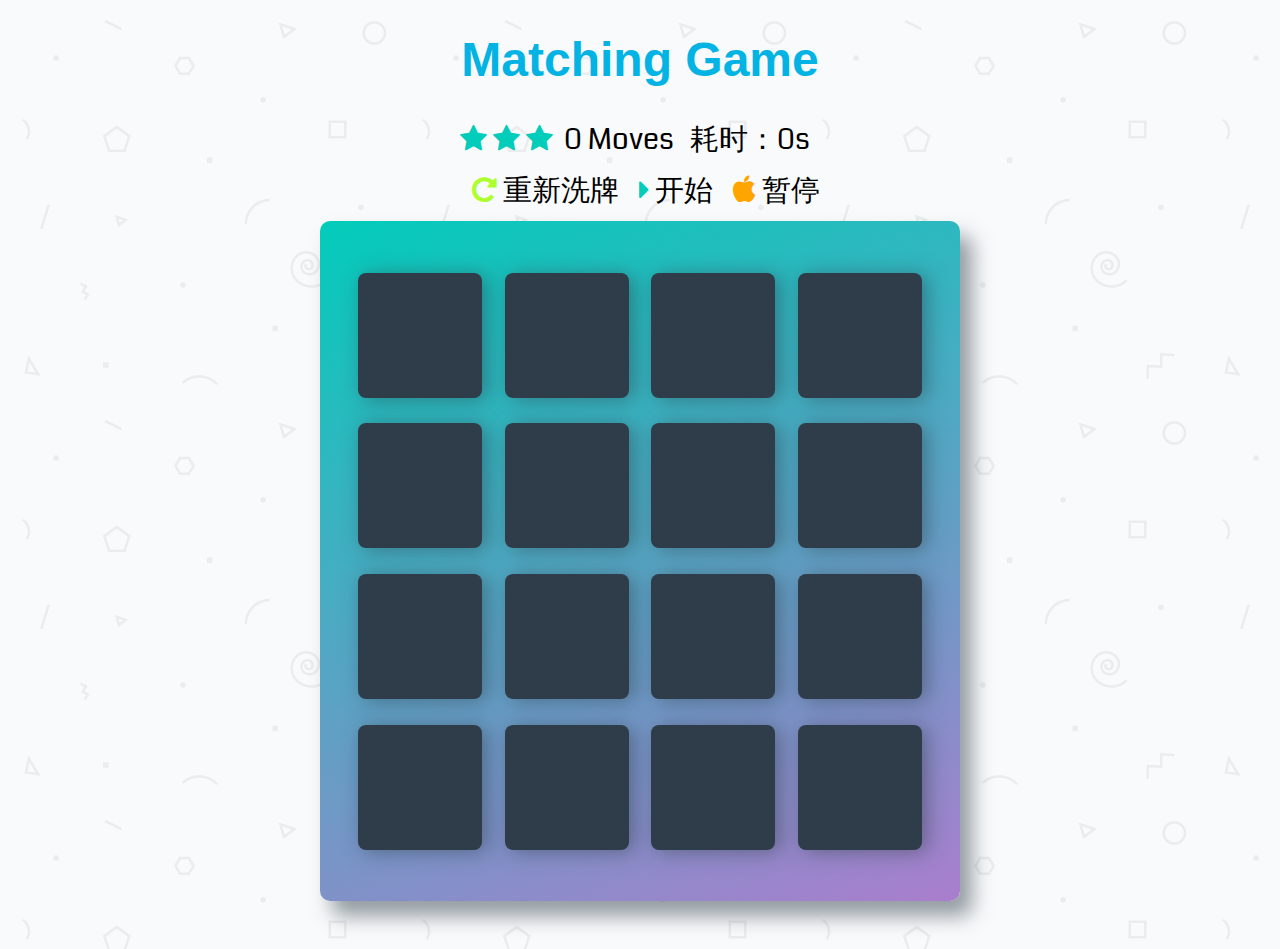
<file: index.html>
<!doctype html>
<html lang="en">
<head>
    <meta charset="utf-8">
    <title>Matching Game</title>
    <meta name="description" content="memoryGame">
    <meta name="viewport" content="width=device-width, initial-scale=1">
    <link rel="stylesheet prefetch" href="./css/font-awesome.min.css">
    <link rel="stylesheet prefetch" href="https://fonts.googleapis.com/css?family=Coda">
    <link rel="stylesheet" href="css/app.css">
</head>
<body>

    <div class="container" id="game">
        <header>
            <h1>Matching Game</h1>
        </header>

        <section class="score-panel">
        	<ul class="stars">
        		<li><i class="icon-star"></i></li>
        		<li><i class="icon-star"></i></li>
        		<li><i class="icon-star"></i></li>
        	</ul>

            <div class="game_moves">
                <span class="moves">0</span> Moves
            </div>

            <div class="spend_time">
                耗时：<span class="time">0</span>s
            </div>

            <div class="game_buttons">
                <div class="time_out" onclick="ccc()">
                    <i class="icon-apple"></i>&nbsp;暂停
                </div>

                <div class="start" onclick="checkBegin()">
                    <i class="icon-caret-right"></i>&nbsp;开始
                </div>

                <div class="restart" onclick="restartGame()">
                    <i class="icon-repeat"></i>&nbsp;重新洗牌
                </div>
            </div>


        </section>

        <ul class="deck">
            <!--1-->
            <li class="card">
                <i class="icon-magic"></i>
            </li>

            <!--2-->
            <li class="card">
                <i class="icon-camera"></i>
            </li>

            <!--3-->
            <li class="card">
                <i class="icon-food"></i>
            </li>

            <!--4-->
            <li class="card">
                <i class="icon-gift"></i>
            </li>

            <!--5-->
            <li class="card">
                <i class="icon-coffee"></i>
            </li>

            <!--6-->
            <li class="card">
                <i class="icon-key"></i>
            </li>

            <!--7-->
            <li class="card">
                <i class="icon-github"></i>
            </li>

            <!--8-->
            <li class="card">
                <i class="icon-google-plus"></i>
            </li>

            <!--9-->
            <li class="card">
                <i class="icon-google-plus"></i>
            </li>

            <!--10-->
            <li class="card">
                <i class="icon-key"></i>
            </li>

            <!--11-->
            <li class="card">
                <i class="icon-magic"></i>
            </li>

            <!--12-->
            <li class="card">
                <i class="icon-food"></i>
            </li>

            <!--13-->
            <li class="card">
                <i class="icon-gift"></i>
            </li>

            <!--14-->
            <li class="card">
                <i class="icon-camera"></i>
            </li>

            <!--15-->
            <li class="card">
                <i class="icon-github"></i>
            </li>

            <!--16-->
            <li class="card">
                <i class="icon-coffee"></i>
            </li>
        </ul>
    </div>

    <script src="js/app.js"></script>
</body>
</html>
</file>
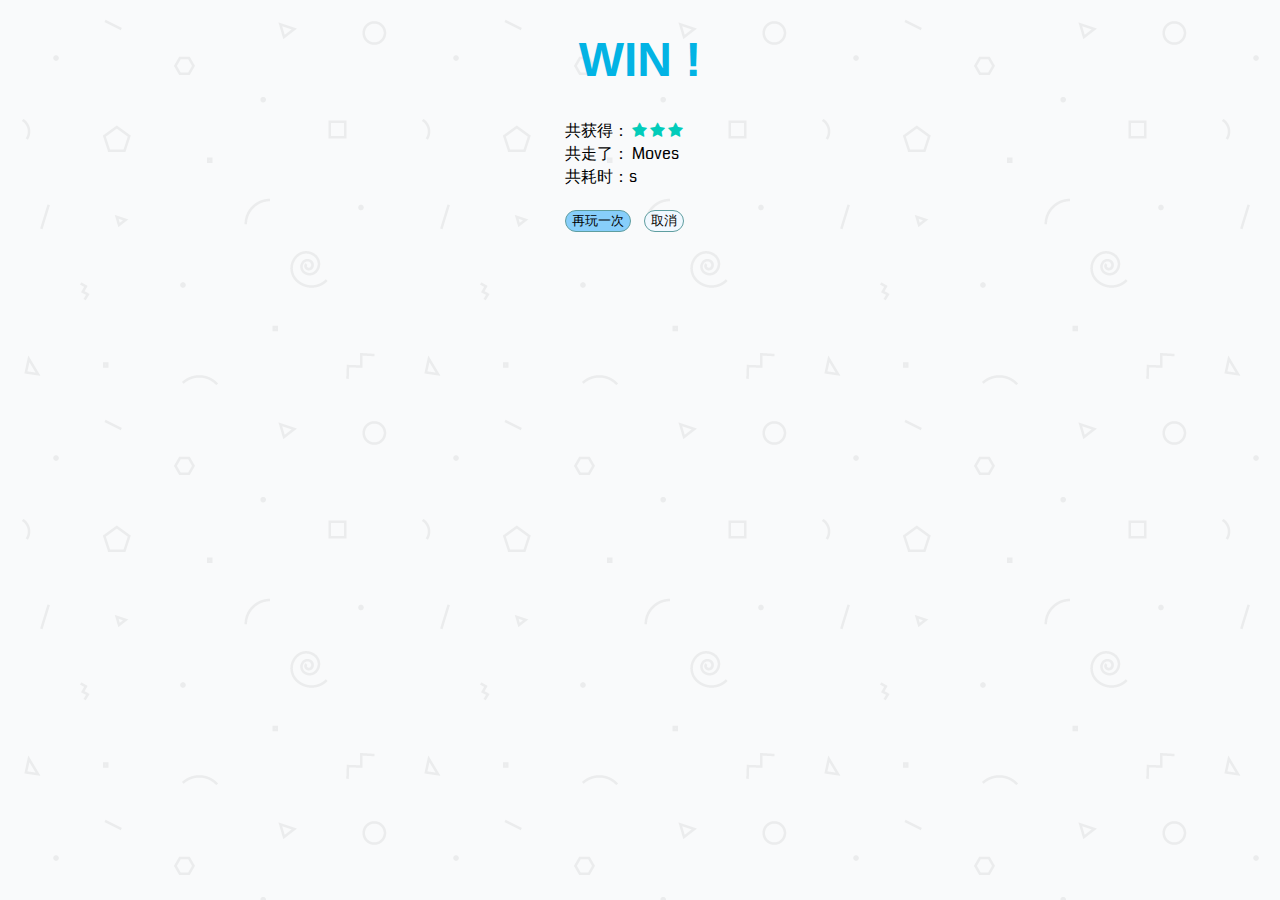
<file: win.html>
<!DOCTYPE html>
<html lang="en">
<head>
    <meta charset="UTF-8">
    <title>SUCCESS!</title>

    <link rel="stylesheet prefetch" href="./css/font-awesome.min.css">
    <link rel="stylesheet prefetch" href="https://fonts.googleapis.com/css?family=Coda">
    <link rel="stylesheet" href="css/app.css">
</head>
<body onload="showResults()">
<div class="container">
    <header>
        <h1> WIN !</h1>
    </header>
    <section class="win_box">
        共获得：
        <ul class="stars" id="totalStars">
            <li><i class="icon-star"></i></li>
            <li><i class="icon-star"></i></li>
            <li><i class="icon-star"></i></li>
        </ul>

        <div class="total_moves">
            共走了：<span class="moves" id="totalMove">0</span> Moves
        </div>


        <div class="total_time">
            共耗时：<span class="time" id="totalTime">0</span>s
        </div>

        <div class="buttons">
            <button onclick="playAgain()" class="again">再玩一次</button>
            <button onclick="outGame()" class="out">取消</button>
        </div>
    </section>
</div>
<script src="js/app.js"></script>
</body>
</html>
</file>
<file: css/app.css>
html {
    box-sizing: border-box;
}

*,
*::before,
*::after {
    box-sizing: inherit;
}

html,
body {
    width: 100%;
    height: 100%;
    margin: 0;
    padding: 0;
}

body {
    background: #ffffff url('../img/geometry2.png'); /* Background pattern from Subtle Patterns */
    font-family: 'Coda', cursive;
}

.container {
    display: flex;
    justify-content: center;
    align-items: center;
    flex-direction: column;
}

h1 {
    font-family: 'Open Sans', sans-serif;
    font-weight: 300;
    color: #02b3e4;
}

/*
定义动画
*/
@keyframes rotating {
    0% {transform: none}
    10% {transform: rotate(30deg)}
    20% {transform: none}
    30% {transform: rotate(-30deg)}
    40% {transform: none}
    50% {transform: rotate(-30deg)}
    60% {transform: none}
    70% {transform: rotate(-30deg)}
    80% {transform: none}
    90% {transform: rotate(-30deg)}
    100% {transform: none}
}

/*
 * Styles for the deck of cards
 */
@media screen and (min-width: 1025px){
    h1 {
        font-size: 3em;
        font-weight: bold;
    }

    .score-panel {
        font-size: 1.8em;
    }

    .deck {
        width: 50%;
        min-height: 680px;
    }

    .deck .card {
        min-height: 125px;
    }
}

@media screen and (min-width: 720px) and (max-width: 1024px){
    h1 {
        font-size: 3em;
        font-weight: bold;
    }

    .deck {
        width: 80%;
        min-height: 760px;
    }

    .deck .card {
        min-height: 130px;
    }

    .score-panel {
        font-size: 2em;
    }
}

@media screen and (max-width: 719px){
    h1 {
        font-weight: bold;
    }

    .deck{
        width: 90%;
        min-height: 400px;
    }

    .deck .card {
        min-height: 70px;
    }

    .score-panel {
        font-size: 1.3em;
    }
}
.deck {
    background: linear-gradient(160deg, #02ccba 0%, #aa7ecd 100%);
    padding: 3%;
    border-radius: 10px;
    box-shadow: 12px 15px 20px 0 rgba(46, 61, 73, 0.5);
    display: flex;
    flex-wrap: wrap;
    justify-content: space-between;
    align-items: center;
    margin: 0 0 3em;
}

.deck .card {
    width: 22%;
    background: #2e3d49;
    font-size: 0;
    color: #ffffff;
    border-radius: 8px;
    cursor: pointer;
    display: flex;
    justify-content: center;
    align-items: center;
    box-shadow: 5px 2px 20px 0 rgba(46, 61, 73, 0.5);
}

.deck .card.open {
    transform: rotateY(0);
    background: #02b3e4;
    cursor: default;
}

.deck .card.show {
    font-size: 2em;
}

.deck .card.match {
    cursor: default;
    background: greenyellow;
    font-size: 2em;
    animation: rotating 1s;
}

/*
 * Styles for the Score Panel
 */

.score-panel {
    text-align: left;
    margin-bottom: 10px;
}

/*图标颜色定义*/
.icon-star {
    color: #02ccba;
}

.icon-caret-right {
    color: #02ccba;
}

.icon-apple {
    color: orange;
}

.icon-repeat {
    color: greenyellow;
}

.game_moves {
    display: inline-block;
    margin-bottom: 10px;
}

.win_box {
    text-align: left;
    width: 150px;
}

.win_box .stars, .total_moves, .total_time{
    display: block;
}

.score-panel .stars, .win_box .stars {
    margin: 0;
    padding: 0;
    display: inline-block;
    margin: 0 5px 0 0;
}

.score-panel .stars li, .win_box .stars li {
    list-style: none;
    display: inline-block;
}

.score-panel .restart, .start, .time_out {
    float: right;
    cursor: pointer;
}

.start, .restart {
    margin-right: 20px;
}

.spend_time {
    margin: 0 10px;
    display: inline;
}

.buttons {
    margin-top: 20px;
}

.again, .out {
    border: 1px solid cadetblue;
    border-radius: 20px;
}

.again {
    background-color: lightskyblue;
    margin-right: 10px;
}

.out {
    background-color: aliceblue;
}
</file>
